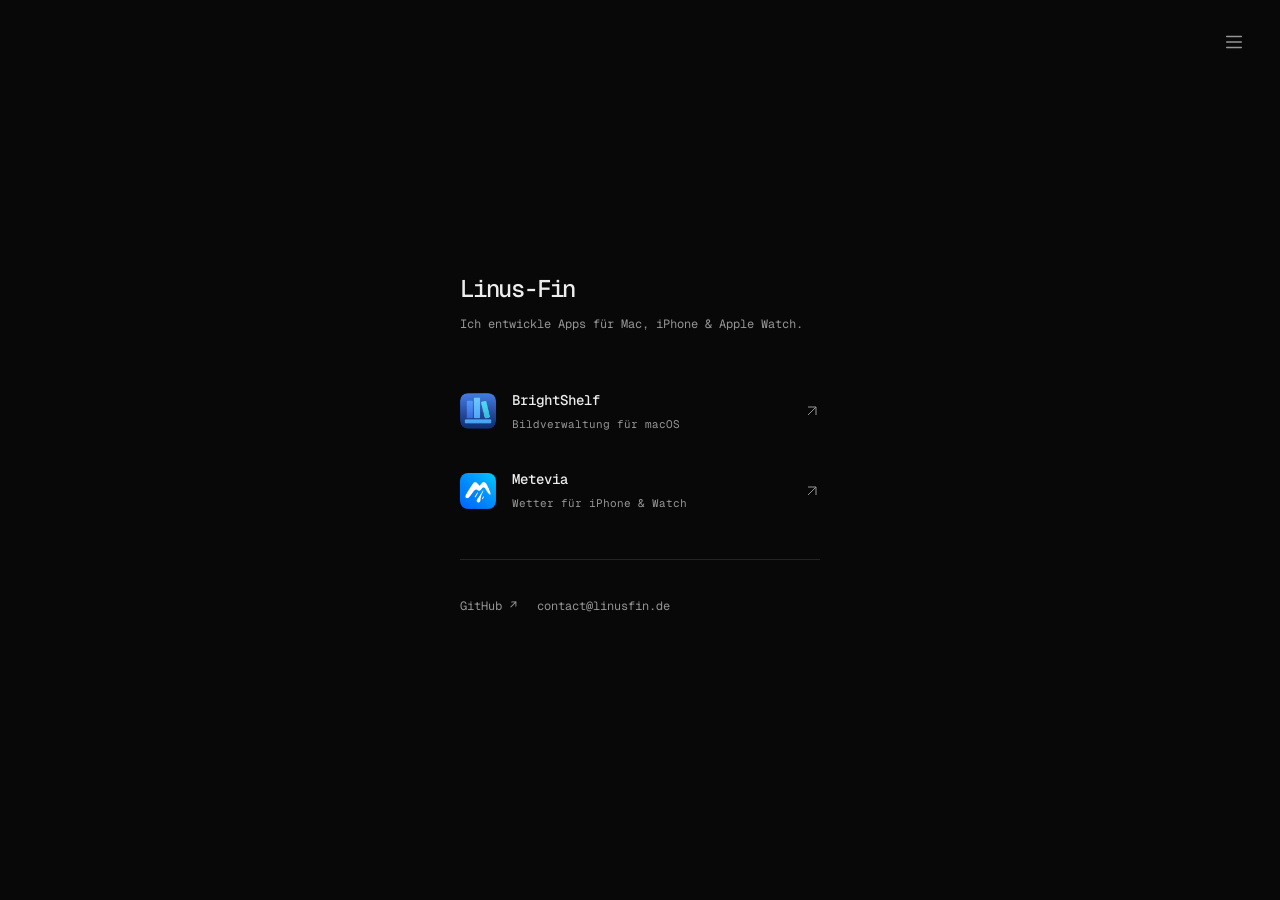
<file: index.html>
<!doctype html>
<html lang="de">
  <head>
    <meta charset="UTF-8" />
    <meta name="viewport" content="width=device-width, initial-scale=1" />
    <meta name="description" content="Apps von Linus-Fin: Bilder verwalten mit BrightShelf für macOS und das Wetter im Blick behalten mit Metevia für iPhone und Apple Watch." />
    <meta name="theme-color" content="#080808" />
    <meta property="og:title" content="Linus-Fin — Apps für Mac, iPhone & Apple Watch" />
    <meta property="og:description" content="BrightShelf für deine Bilder. Metevia für dein Wetter. Apps für Mac, iPhone und Apple Watch." />
    <meta property="og:type" content="website" />
    <meta property="og:url" content="https://linusfin.de/" />
    <link rel="canonical" href="https://linusfin.de/" />
    <title>Linus-Fin — Apps für Mac, iPhone & Apple Watch</title>
    <link rel="preconnect" href="https://fonts.googleapis.com" />
    <link rel="preconnect" href="https://fonts.gstatic.com" crossorigin />
    <link href="https://fonts.googleapis.com/css2?family=Geist+Mono:wght@400;500&display=swap" rel="stylesheet" />
    <link rel="stylesheet" href="styles.css?v=12" />
    <script src="/menu.js?v=10" defer></script>
  </head>
  <body>
    <header class="site-navigation">
      <details class="site-menu">
        <summary aria-label="Weitere Seiten">
          <svg viewBox="0 0 24 24" width="22" height="22" fill="none" stroke="currentColor" stroke-width="1.5" stroke-linecap="round" aria-hidden="true"><path d="M4 6h16M4 12h16M4 18h16" /></svg>
        </summary>
        <nav class="subdomain-list" aria-label="Weitere Seiten">
          <a href="https://profilfahrt.linusfin.de/">
            <span class="subdomain-info">
              <span class="subdomain-name">Profilfahrt</span>
              <span class="subdomain-address">profilfahrt.linusfin.de</span>
              <span class="subdomain-status">Passwortgeschützt</span>
            </span>
            <svg class="lock-icon" viewBox="0 0 24 24" width="18" height="18" fill="none" stroke="currentColor" stroke-width="1.5" aria-hidden="true"><rect x="5" y="10" width="14" height="11" rx="2" /><path d="M8 10V7a4 4 0 0 1 8 0v3M12 14v3" /></svg>
          </a>
        </nav>
      </details>
    </header>
    <a class="skip-link" href="#main-content">Zum Inhalt springen</a>
    <main class="profile" id="main-content">
      <header class="intro">
        <h1>Linus-Fin</h1>
        <p>Ich entwickle Apps für Mac, iPhone & Apple Watch.</p>
      </header>

      <nav class="apps" aria-label="Meine Apps">
        <div class="app-entry">
        <a class="app-link" href="/apps/brightshelf/" aria-describedby="brightshelf-preview-text" aria-label="BrightShelf — Bildverwaltung für macOS, mehr erfahren">
          <img class="vt-brightshelf-icon" src="assets/brightshelf-icon.png" alt="" width="36" height="36" />
          <span class="app-info">
            <span class="app-name vt-brightshelf-title">BrightShelf</span>
            <span class="app-description">Bildverwaltung für macOS</span>
          </span>
          <svg class="arrow" viewBox="0 0 24 24" width="16" height="16" fill="none" stroke="currentColor" stroke-width="1.5" aria-hidden="true"><path d="M6 18 18 6M6 6h12v12" /></svg>
        </a>
        <aside class="app-preview" aria-label="BrightShelf Vorschau">
          <div class="preview-brand"><img src="assets/brightshelf-icon.png" alt="BrightShelf App-Icon" width="96" height="96" /></div>
          <p id="brightshelf-preview-text">Bilder auf deinem Mac sortieren und verwalten. Lokal und mit Fokus auf Datenschutz.</p>
        </aside>
        </div>
        <div class="app-entry">
        <a class="app-link" href="/apps/metevia/" aria-describedby="metevia-preview-text" aria-label="Metevia — Wetter für iPhone und Apple Watch, mehr erfahren">
          <img class="vt-metevia-icon" src="assets/metevia-icon.jpg" alt="" width="36" height="36" />
          <span class="app-info">
            <span class="app-name vt-metevia-title">Metevia</span>
            <span class="app-description">Wetter für iPhone &amp; Watch</span>
          </span>
          <svg class="arrow" viewBox="0 0 24 24" width="16" height="16" fill="none" stroke="currentColor" stroke-width="1.5" aria-hidden="true"><path d="M6 18 18 6M6 6h12v12" /></svg>
        </a>
        <aside class="app-preview" aria-label="Metevia Vorschau">
          <div class="preview-images">
            <img src="assets/metevia-preview-1.webp" alt="Metevia App-Store-Vorschau, erstes Bild" width="300" height="650" loading="lazy" />
            <img src="assets/metevia-preview-2.webp" alt="Metevia App-Store-Vorschau, zweites Bild" width="300" height="650" loading="lazy" />
          </div>
          <p id="metevia-preview-text">Wetter, Regenradar und Vorhersagen im Blick – auf deinem iPhone und deiner Apple Watch.</p>
        </aside>
        </div>
      </nav>

      <footer class="profile-footer">
        <a href="https://github.com/FinCreeper1" rel="me">GitHub <span aria-hidden="true">↗</span></a>
        <a href="mailto:contact@linusfin.de">contact@linusfin.de</a>
      </footer>
    </main>
  </body>
</html>
</file>
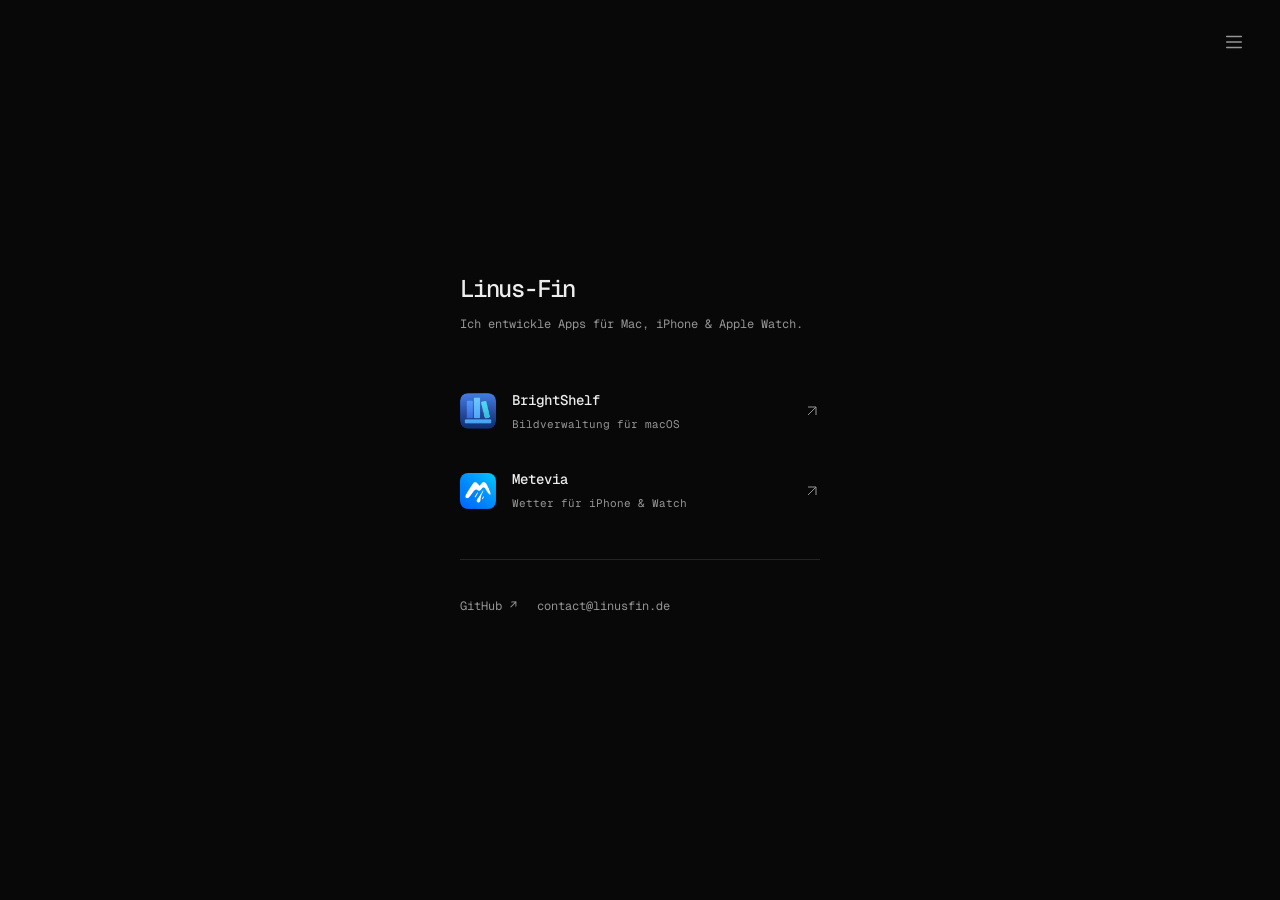
<file: apps/index.html>
<!doctype html>
<html lang="de">
<head>
  <meta charset="utf-8">
  <meta name="viewport" content="width=device-width, initial-scale=1">
  <meta http-equiv="refresh" content="0; url=/">
  <link rel="canonical" href="https://linusfin.de/">
  <title>Weiterleitung — Linus-Fin</title>
</head>
<body>
  <p>Die App-Übersicht findest du auf der <a href="/">Startseite</a>.</p>
</body>
</html>
</file>
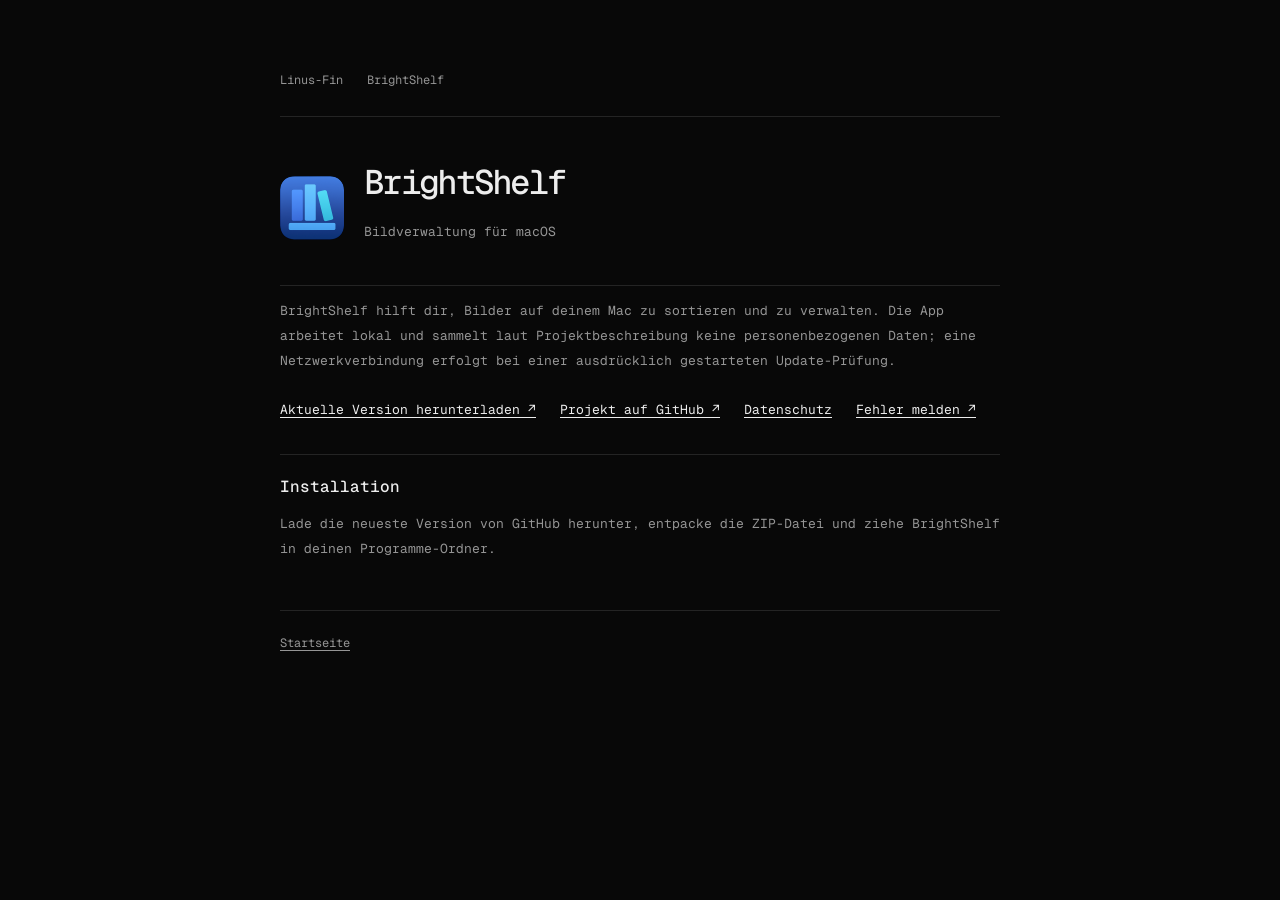
<file: apps/brightshelf/index.html>
<!doctype html>
<html lang="de">
<head>
  <meta charset="utf-8"><meta name="viewport" content="width=device-width, initial-scale=1">
  <meta name="theme-color" content="#080808"><meta name="description" content="BrightShelf: Bilder auf dem Mac sortieren und verwalten.">
  <link rel="canonical" href="https://linusfin.de/apps/brightshelf/"><title>BrightShelf — Linus-Fin</title>
  <link rel="preconnect" href="https://fonts.googleapis.com"><link rel="preconnect" href="https://fonts.gstatic.com" crossorigin>
  <link href="https://fonts.googleapis.com/css2?family=Geist+Mono:wght@400;500&display=swap" rel="stylesheet"><link rel="stylesheet" href="/styles.css?v=12">
</head>
<body><a class="skip-link" href="#main-content">Zum Inhalt springen</a><main class="content-page" id="main-content">
  <nav class="page-nav" aria-label="Seitennavigation"><a href="/">Linus-Fin</a><a href="/apps/brightshelf/" aria-current="page">BrightShelf</a></nav>
  <header class="page-heading"><div class="app-heading"><img class="vt-brightshelf-icon" src="/assets/brightshelf-icon.png" alt="BrightShelf App-Icon" width="64" height="64"><div><h1 class="vt-brightshelf-title">BrightShelf</h1><p>Bildverwaltung für macOS</p></div></div></header>
  <p>BrightShelf hilft dir, Bilder auf deinem Mac zu sortieren und zu verwalten. Die App arbeitet lokal und sammelt laut Projektbeschreibung keine personenbezogenen Daten; eine Netzwerkverbindung erfolgt bei einer ausdrücklich gestarteten Update-Prüfung.</p>
  <div class="page-links"><a href="https://github.com/FinCreeper1/BrightShelf/releases/latest">Aktuelle Version herunterladen ↗</a><a href="https://github.com/FinCreeper1/BrightShelf">Projekt auf GitHub ↗</a><a href="/apps/brightshelf/datenschutz/">Datenschutz</a><a href="https://github.com/FinCreeper1/BrightShelf/issues/new/choose">Fehler melden ↗</a></div>
  <h2>Installation</h2><p>Lade die neueste Version von GitHub herunter, entpacke die ZIP-Datei und ziehe BrightShelf in deinen Programme-Ordner.</p>
  <footer class="page-footer"><a href="/">Startseite</a></footer>
</main></body></html>
</file>
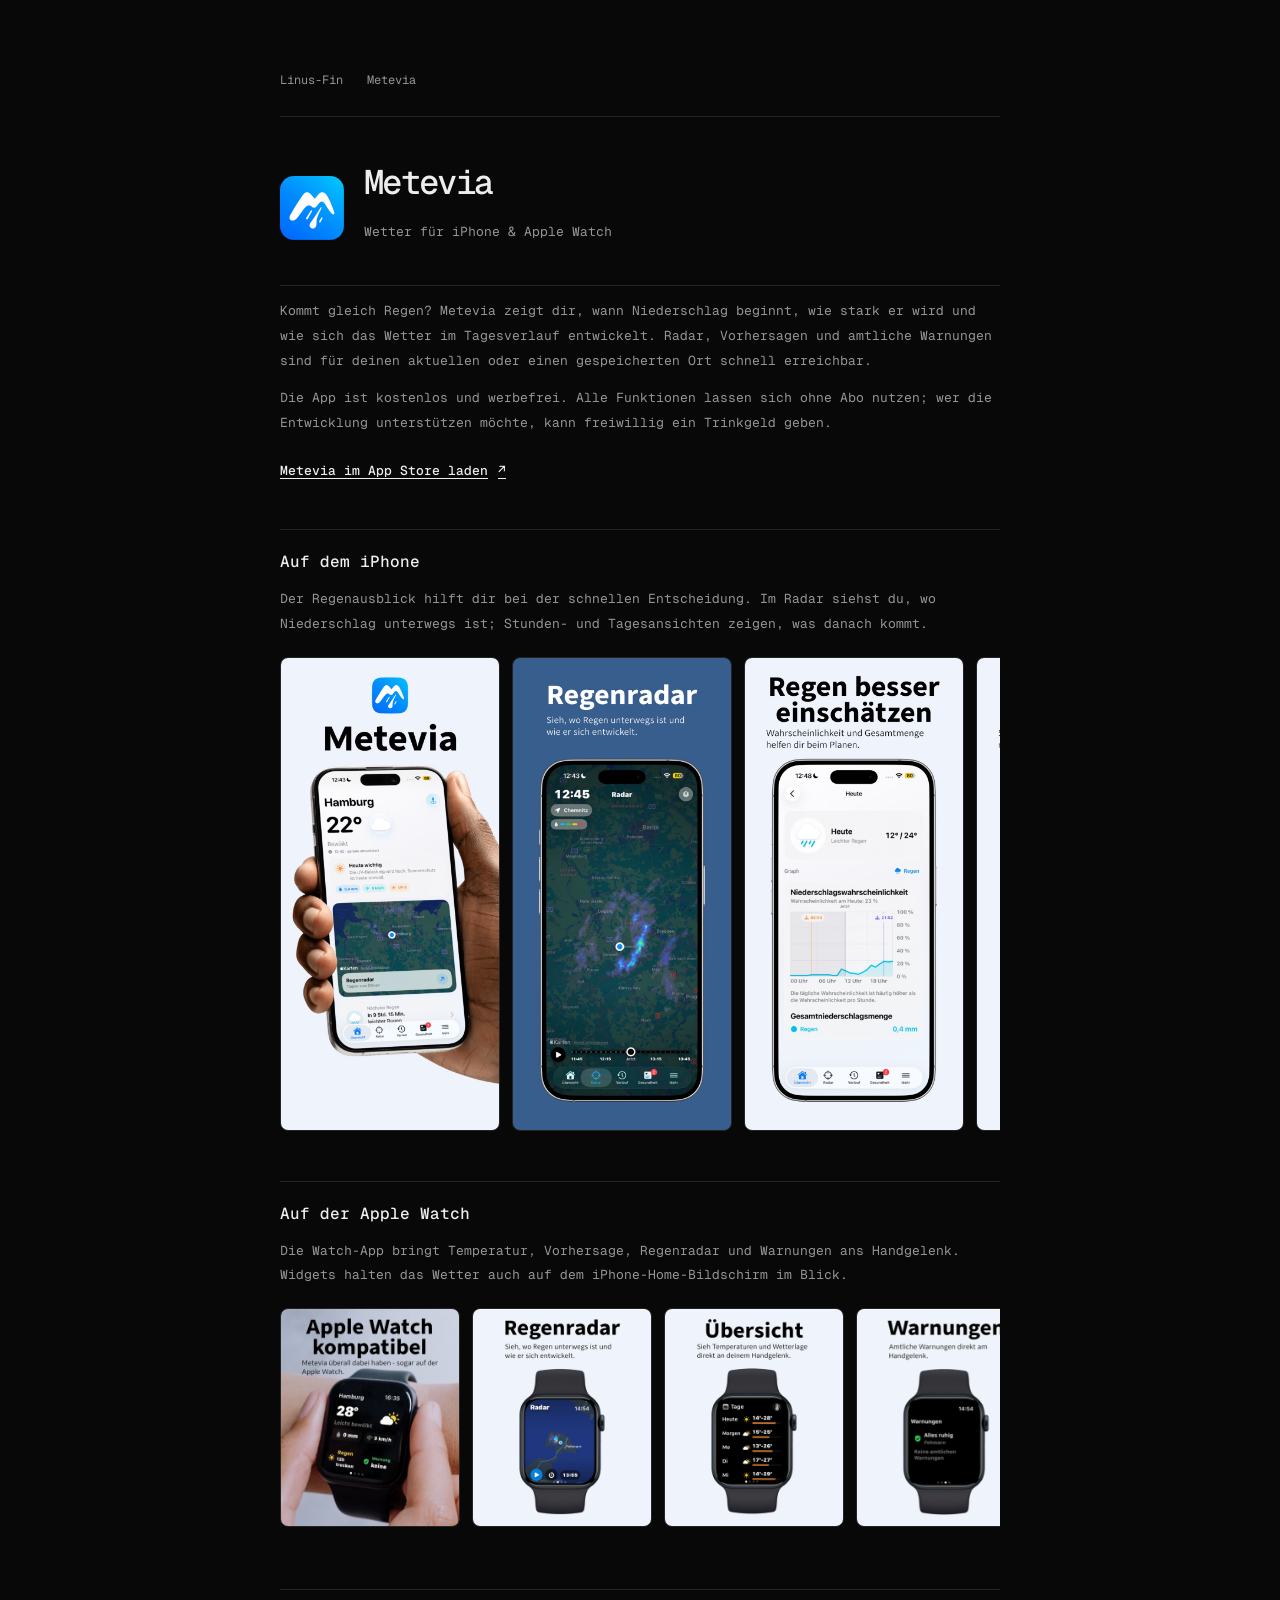
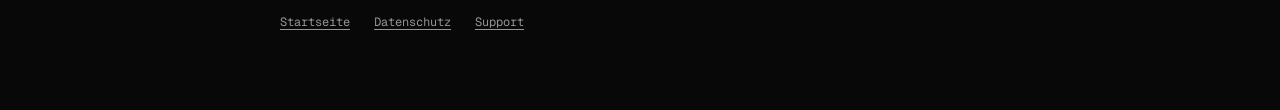
<file: apps/metevia/index.html>
<!doctype html>
<html lang="de">
<head>
  <meta charset="utf-8"><meta name="viewport" content="width=device-width, initial-scale=1">
  <meta name="theme-color" content="#080808"><meta name="description" content="Metevia zeigt Regenradar, Vorhersagen und Wetterwarnungen auf iPhone und Apple Watch. Kostenlos und werbefrei.">
  <link rel="canonical" href="https://linusfin.de/apps/metevia/"><title>Metevia — Linus-Fin</title>
  <link rel="preconnect" href="https://fonts.googleapis.com"><link rel="preconnect" href="https://fonts.gstatic.com" crossorigin>
  <link href="https://fonts.googleapis.com/css2?family=Geist+Mono:wght@400;500&display=swap" rel="stylesheet"><link rel="stylesheet" href="/styles.css?v=13">
</head>
<body><a class="skip-link" href="#main-content">Zum Inhalt springen</a><main class="content-page" id="main-content">
  <nav class="page-nav" aria-label="Seitennavigation"><a href="/">Linus-Fin</a><a href="/apps/metevia/" aria-current="page">Metevia</a></nav>
  <header class="page-heading"><div class="app-heading"><img class="vt-metevia-icon" src="/assets/metevia-icon.jpg" alt="Metevia App-Icon" width="64" height="64"><div><h1 class="vt-metevia-title">Metevia</h1><p>Wetter für iPhone &amp; Apple Watch</p></div></div></header>
  <p>Kommt gleich Regen? Metevia zeigt dir, wann Niederschlag beginnt, wie stark er wird und wie sich das Wetter im Tagesverlauf entwickelt. Radar, Vorhersagen und amtliche Warnungen sind für deinen aktuellen oder einen gespeicherten Ort schnell erreichbar.</p>
  <p>Die App ist kostenlos und werbefrei. Alle Funktionen lassen sich ohne Abo nutzen; wer die Entwicklung unterstützen möchte, kann freiwillig ein Trinkgeld geben.</p>
  <p><a class="store-link" href="https://apps.apple.com/de/app/metevia/id6787199127">Metevia im App Store laden <span aria-hidden="true">↗</span></a></p>

  <section aria-labelledby="iphone-screenshots-title">
    <h2 id="iphone-screenshots-title">Auf dem iPhone</h2>
    <p>Der Regenausblick hilft dir bei der schnellen Entscheidung. Im Radar siehst du, wo Niederschlag unterwegs ist; Stunden- und Tagesansichten zeigen, was danach kommt.</p>
    <div class="screenshot-strip" role="region" aria-label="Metevia Screenshots auf dem iPhone" tabindex="0">
      <img src="/assets/metevia-screenshots/iphone-1.jpg" alt="Metevia-Startseite mit aktuellem Wetter und Regenradar" width="739" height="1600" decoding="async">
      <img src="/assets/metevia-screenshots/iphone-2.jpg" alt="Regenradar mit Niederschlag auf der Karte" width="739" height="1600" loading="lazy" decoding="async">
      <img src="/assets/metevia-screenshots/iphone-3.jpg" alt="Niederschlagswahrscheinlichkeit und Regenmenge im Tagesverlauf" width="739" height="1600" loading="lazy" decoding="async">
      <img src="/assets/metevia-screenshots/iphone-4.jpg" alt="Stündliche Vorhersage und Wetter für die kommenden Tage" width="739" height="1600" loading="lazy" decoding="async">
      <img src="/assets/metevia-screenshots/iphone-5.jpg" alt="Amtliche Wetterwarnungen, Pollenflug und Biowetter" width="739" height="1600" loading="lazy" decoding="async">
      <img src="/assets/metevia-screenshots/iphone-6.jpg" alt="Wetterrückblick mit Regen, Wind und Temperatur" width="739" height="1600" loading="lazy" decoding="async">
      <img src="/assets/metevia-screenshots/iphone-7.jpg" alt="Anpassbare Metevia-Ansichten" width="739" height="1600" loading="lazy" decoding="async">
    </div>
  </section>

  <section aria-labelledby="watch-screenshots-title">
    <h2 id="watch-screenshots-title">Auf der Apple Watch</h2>
    <p>Die Watch-App bringt Temperatur, Vorhersage, Regenradar und Warnungen ans Handgelenk. Widgets halten das Wetter auch auf dem iPhone-Home-Bildschirm im Blick.</p>
    <div class="screenshot-strip screenshot-strip-watch" role="region" aria-label="Metevia Screenshots auf der Apple Watch" tabindex="0">
      <img src="/assets/metevia-screenshots/watch-1.png" alt="Aktuelles Wetter auf der Apple Watch" width="422" height="514" loading="lazy" decoding="async">
      <img src="/assets/metevia-screenshots/watch-2.png" alt="Regenradar auf der Apple Watch" width="422" height="514" loading="lazy" decoding="async">
      <img src="/assets/metevia-screenshots/watch-3.png" alt="Tagesübersicht auf der Apple Watch" width="422" height="514" loading="lazy" decoding="async">
      <img src="/assets/metevia-screenshots/watch-4.png" alt="Amtliche Warnungen auf der Apple Watch" width="422" height="514" loading="lazy" decoding="async">
    </div>
  </section>

  <footer class="page-footer"><a href="/">Startseite</a><a href="/apps/metevia/datenschutz/">Datenschutz</a><a href="/apps/metevia/support/">Support</a></footer>
</main></body></html>
</file>
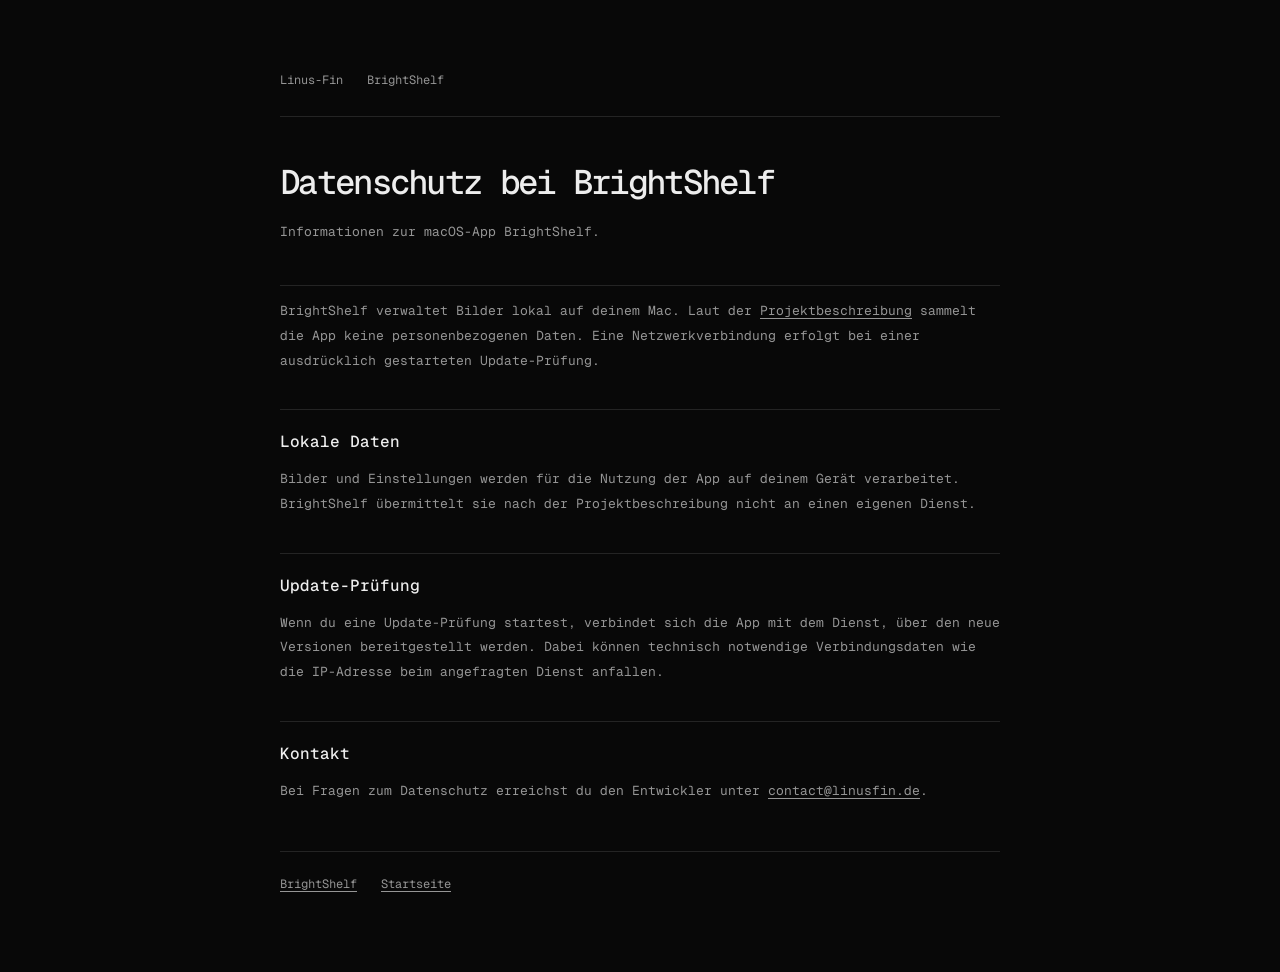
<file: apps/brightshelf/datenschutz/index.html>
<!doctype html>
<html lang="de">
<head>
  <meta charset="utf-8"><meta name="viewport" content="width=device-width, initial-scale=1">
  <meta name="theme-color" content="#080808"><meta name="description" content="Datenschutzhinweise für die macOS-App BrightShelf.">
  <link rel="canonical" href="https://linusfin.de/apps/brightshelf/datenschutz/"><title>BrightShelf Datenschutz — Linus-Fin</title>
  <link rel="preconnect" href="https://fonts.googleapis.com"><link rel="preconnect" href="https://fonts.gstatic.com" crossorigin>
  <link href="https://fonts.googleapis.com/css2?family=Geist+Mono:wght@400;500&display=swap" rel="stylesheet"><link rel="stylesheet" href="/styles.css?v=12">
</head>
<body><a class="skip-link" href="#main-content">Zum Inhalt springen</a><main class="content-page" id="main-content">
  <nav class="page-nav" aria-label="Seitennavigation"><a href="/">Linus-Fin</a><a class="vt-brightshelf-title" href="/apps/brightshelf/">BrightShelf</a></nav>
  <header class="page-heading"><h1>Datenschutz bei BrightShelf</h1><p>Informationen zur macOS-App BrightShelf.</p></header>
  <p>BrightShelf verwaltet Bilder lokal auf deinem Mac. Laut der <a href="https://github.com/FinCreeper1/BrightShelf">Projektbeschreibung</a> sammelt die App keine personenbezogenen Daten. Eine Netzwerkverbindung erfolgt bei einer ausdrücklich gestarteten Update-Prüfung.</p>
  <h2>Lokale Daten</h2><p>Bilder und Einstellungen werden für die Nutzung der App auf deinem Gerät verarbeitet. BrightShelf übermittelt sie nach der Projektbeschreibung nicht an einen eigenen Dienst.</p>
  <h2>Update-Prüfung</h2><p>Wenn du eine Update-Prüfung startest, verbindet sich die App mit dem Dienst, über den neue Versionen bereitgestellt werden. Dabei können technisch notwendige Verbindungsdaten wie die IP-Adresse beim angefragten Dienst anfallen.</p>
  <h2>Kontakt</h2><p>Bei Fragen zum Datenschutz erreichst du den Entwickler unter <a href="mailto:contact@linusfin.de">contact@linusfin.de</a>.</p>
  <footer class="page-footer"><a href="/apps/brightshelf/">BrightShelf</a><a href="/">Startseite</a></footer>
</main></body></html>
</file>
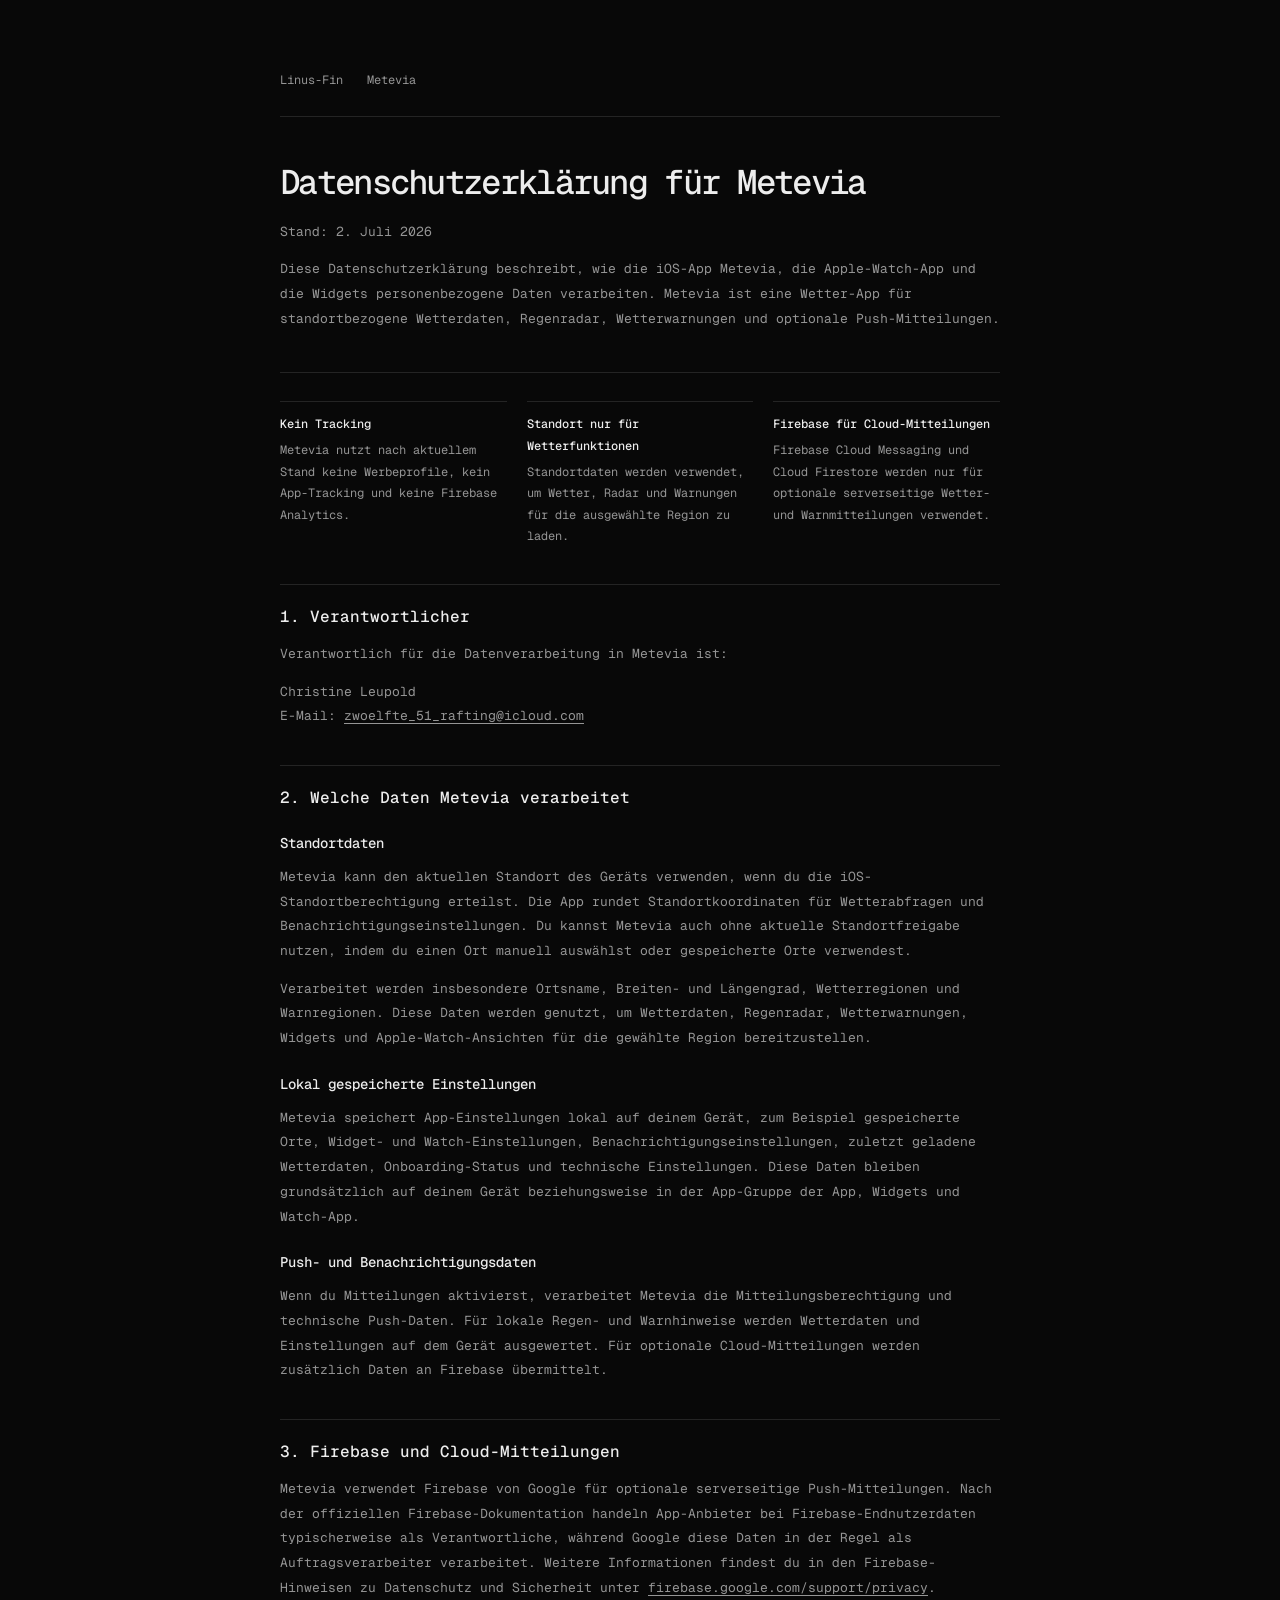
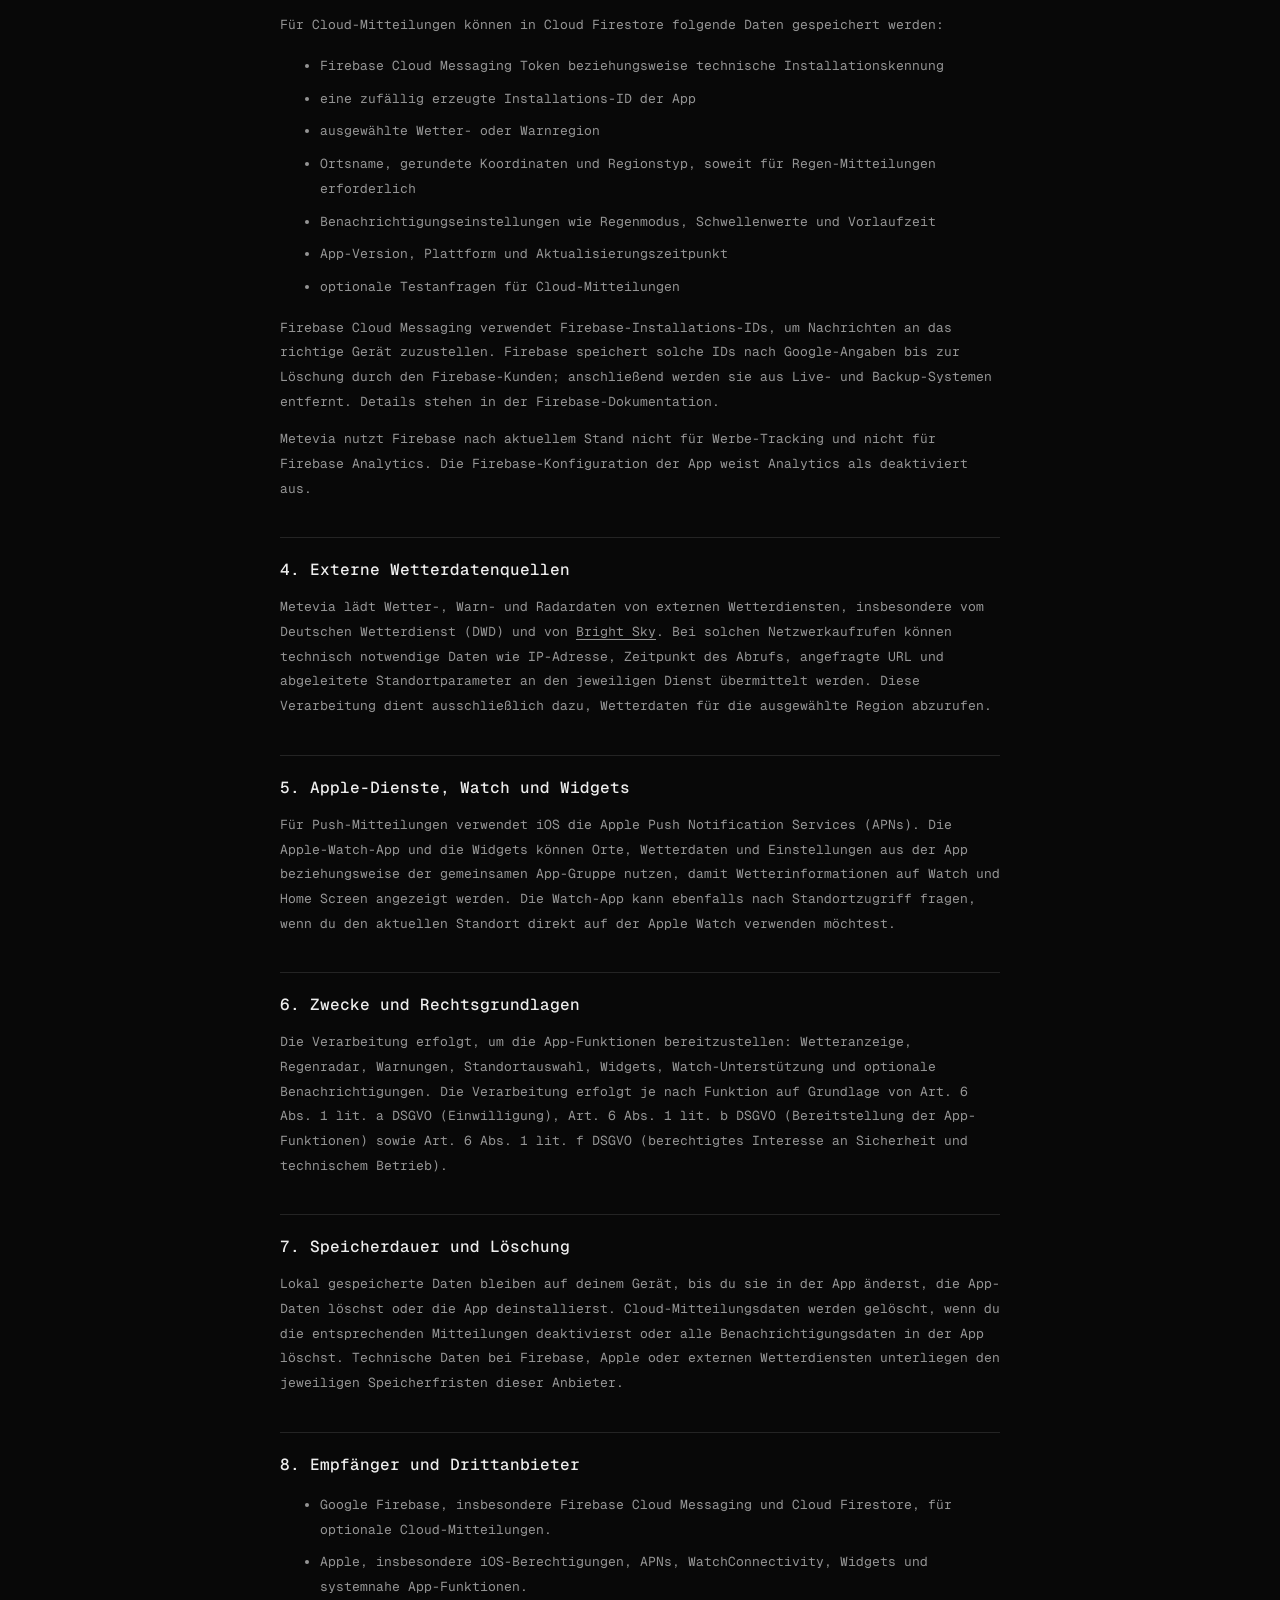
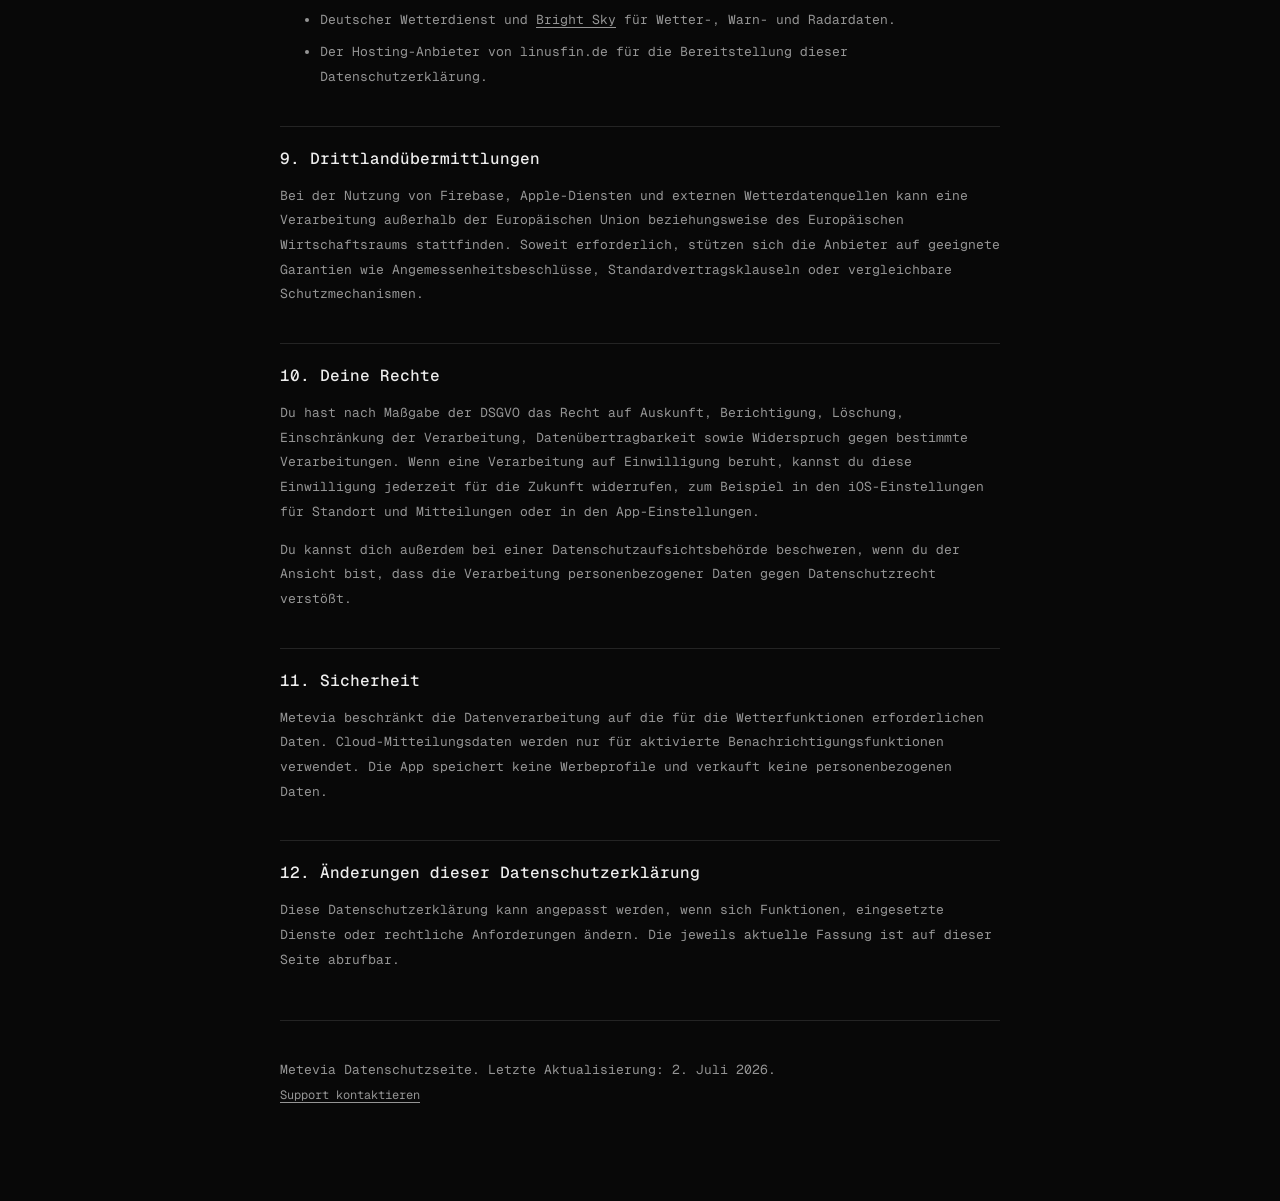
<file: apps/metevia/datenschutz/index.html>
<!doctype html>
<html lang="de">
<head>
  <meta charset="utf-8"><meta name="viewport" content="width=device-width, initial-scale=1">
  <meta name="theme-color" content="#080808"><meta name="description" content="Datenschutzerklärung für Metevia, die iPhone- und Apple-Watch-App.">
  <link rel="canonical" href="https://linusfin.de/apps/metevia/datenschutz/"><title>Metevia Datenschutz — Linus-Fin</title>
  <link rel="preconnect" href="https://fonts.googleapis.com"><link rel="preconnect" href="https://fonts.gstatic.com" crossorigin>
  <link href="https://fonts.googleapis.com/css2?family=Geist+Mono:wght@400;500&display=swap" rel="stylesheet"><link rel="stylesheet" href="/styles.css?v=12">
</head>
<body><a class="skip-link" href="#main-content">Zum Inhalt springen</a><main class="content-page" id="main-content">
  <nav class="page-nav" aria-label="Seitennavigation"><a href="/">Linus-Fin</a><a class="vt-metevia-title" href="/apps/metevia/">Metevia</a></nav>

    <header class="page-heading">
      <h1>Datenschutzerklärung für Metevia</h1>
      <p >Stand: 2. Juli 2026</p><p>Diese Datenschutzerklärung beschreibt, wie die iOS-App Metevia, die Apple-Watch-App und die Widgets personenbezogene Daten verarbeiten. Metevia ist eine Wetter-App für standortbezogene Wetterdaten, Regenradar, Wetterwarnungen und optionale Push-Mitteilungen.</p>
    </header>

    <section class="policy-summary" aria-label="Kurzzusammenfassung">
      <div>
        <strong>Kein Tracking</strong>
        Metevia nutzt nach aktuellem Stand keine Werbeprofile, kein App-Tracking und keine Firebase Analytics.
      </div>
      <div>
        <strong>Standort nur für Wetterfunktionen</strong>
        Standortdaten werden verwendet, um Wetter, Radar und Warnungen für die ausgewählte Region zu laden.
      </div>
      <div>
        <strong>Firebase für Cloud-Mitteilungen</strong>
        Firebase Cloud Messaging und Cloud Firestore werden nur für optionale serverseitige Wetter- und Warnmitteilungen verwendet.
      </div>
    </section>

    <h2>1. Verantwortlicher</h2>
    <p>
      Verantwortlich für die Datenverarbeitung in Metevia ist:
    </p>
    <p>
      Christine Leupold<br>
      E-Mail: <a href="mailto:zwoelfte_51_rafting@icloud.com">zwoelfte_51_rafting@icloud.com</a>
    </p>

    <h2>2. Welche Daten Metevia verarbeitet</h2>
    <h3>Standortdaten</h3>
    <p>
      Metevia kann den aktuellen Standort des Geräts verwenden, wenn du die iOS-Standortberechtigung erteilst. Die App rundet Standortkoordinaten für Wetterabfragen und Benachrichtigungseinstellungen. Du kannst Metevia auch ohne aktuelle Standortfreigabe nutzen, indem du einen Ort manuell auswählst oder gespeicherte Orte verwendest.
    </p>
    <p>
      Verarbeitet werden insbesondere Ortsname, Breiten- und Längengrad, Wetterregionen und Warnregionen. Diese Daten werden genutzt, um Wetterdaten, Regenradar, Wetterwarnungen, Widgets und Apple-Watch-Ansichten für die gewählte Region bereitzustellen.
    </p>

    <h3>Lokal gespeicherte Einstellungen</h3>
    <p>
      Metevia speichert App-Einstellungen lokal auf deinem Gerät, zum Beispiel gespeicherte Orte, Widget- und Watch-Einstellungen, Benachrichtigungseinstellungen, zuletzt geladene Wetterdaten, Onboarding-Status und technische Einstellungen. Diese Daten bleiben grundsätzlich auf deinem Gerät beziehungsweise in der App-Gruppe der App, Widgets und Watch-App.
    </p>

    <h3>Push- und Benachrichtigungsdaten</h3>
    <p>
      Wenn du Mitteilungen aktivierst, verarbeitet Metevia die Mitteilungsberechtigung und technische Push-Daten. Für lokale Regen- und Warnhinweise werden Wetterdaten und Einstellungen auf dem Gerät ausgewertet. Für optionale Cloud-Mitteilungen werden zusätzlich Daten an Firebase übermittelt.
    </p>

    <h2>3. Firebase und Cloud-Mitteilungen</h2>
    <p>
      Metevia verwendet Firebase von Google für optionale serverseitige Push-Mitteilungen. Nach der offiziellen Firebase-Dokumentation handeln App-Anbieter bei Firebase-Endnutzerdaten typischerweise als Verantwortliche, während Google diese Daten in der Regel als Auftragsverarbeiter verarbeitet. Weitere Informationen findest du in den Firebase-Hinweisen zu Datenschutz und Sicherheit unter <a href="https://firebase.google.com/support/privacy">firebase.google.com/support/privacy</a>.
    </p>
    <p>
      Für Cloud-Mitteilungen können in Cloud Firestore folgende Daten gespeichert werden:
    </p>
    <ul>
      <li>Firebase Cloud Messaging Token beziehungsweise technische Installationskennung</li>
      <li>eine zufällig erzeugte Installations-ID der App</li>
      <li>ausgewählte Wetter- oder Warnregion</li>
      <li>Ortsname, gerundete Koordinaten und Regionstyp, soweit für Regen-Mitteilungen erforderlich</li>
      <li>Benachrichtigungseinstellungen wie Regenmodus, Schwellenwerte und Vorlaufzeit</li>
      <li>App-Version, Plattform und Aktualisierungszeitpunkt</li>
      <li>optionale Testanfragen für Cloud-Mitteilungen</li>
    </ul>
    <p>
      Firebase Cloud Messaging verwendet Firebase-Installations-IDs, um Nachrichten an das richtige Gerät zuzustellen. Firebase speichert solche IDs nach Google-Angaben bis zur Löschung durch den Firebase-Kunden; anschließend werden sie aus Live- und Backup-Systemen entfernt. Details stehen in der Firebase-Dokumentation.
    </p>
    <p>
      Metevia nutzt Firebase nach aktuellem Stand nicht für Werbe-Tracking und nicht für Firebase Analytics. Die Firebase-Konfiguration der App weist Analytics als deaktiviert aus.
    </p>

    <h2>4. Externe Wetterdatenquellen</h2>
    <p>
      Metevia lädt Wetter-, Warn- und Radardaten von externen Wetterdiensten, insbesondere vom Deutschen Wetterdienst (DWD) und von <a href="https://brightsky.dev">Bright Sky</a>. Bei solchen Netzwerkaufrufen können technisch notwendige Daten wie IP-Adresse, Zeitpunkt des Abrufs, angefragte URL und abgeleitete Standortparameter an den jeweiligen Dienst übermittelt werden. Diese Verarbeitung dient ausschließlich dazu, Wetterdaten für die ausgewählte Region abzurufen.
    </p>

    <h2>5. Apple-Dienste, Watch und Widgets</h2>
    <p>
      Für Push-Mitteilungen verwendet iOS die Apple Push Notification Services (APNs). Die Apple-Watch-App und die Widgets können Orte, Wetterdaten und Einstellungen aus der App beziehungsweise der gemeinsamen App-Gruppe nutzen, damit Wetterinformationen auf Watch und Home Screen angezeigt werden. Die Watch-App kann ebenfalls nach Standortzugriff fragen, wenn du den aktuellen Standort direkt auf der Apple Watch verwenden möchtest.
    </p>

    <h2>6. Zwecke und Rechtsgrundlagen</h2>
    <p>
      Die Verarbeitung erfolgt, um die App-Funktionen bereitzustellen: Wetteranzeige, Regenradar, Warnungen, Standortauswahl, Widgets, Watch-Unterstützung und optionale Benachrichtigungen. Die Verarbeitung erfolgt je nach Funktion auf Grundlage von Art. 6 Abs. 1 lit. a DSGVO (Einwilligung), Art. 6 Abs. 1 lit. b DSGVO (Bereitstellung der App-Funktionen) sowie Art. 6 Abs. 1 lit. f DSGVO (berechtigtes Interesse an Sicherheit und technischem Betrieb).
    </p>

    <h2>7. Speicherdauer und Löschung</h2>
    <p>
      Lokal gespeicherte Daten bleiben auf deinem Gerät, bis du sie in der App änderst, die App-Daten löschst oder die App deinstallierst. Cloud-Mitteilungsdaten werden gelöscht, wenn du die entsprechenden Mitteilungen deaktivierst oder alle Benachrichtigungsdaten in der App löschst. Technische Daten bei Firebase, Apple oder externen Wetterdiensten unterliegen den jeweiligen Speicherfristen dieser Anbieter.
    </p>

    <h2>8. Empfänger und Drittanbieter</h2>
    <ul>
      <li>Google Firebase, insbesondere Firebase Cloud Messaging und Cloud Firestore, für optionale Cloud-Mitteilungen.</li>
      <li>Apple, insbesondere iOS-Berechtigungen, APNs, WatchConnectivity, Widgets und systemnahe App-Funktionen.</li>
      <li>Deutscher Wetterdienst und <a href="https://brightsky.dev">Bright Sky</a> für Wetter-, Warn- und Radardaten.</li>
      <li>Der Hosting-Anbieter von linusfin.de für die Bereitstellung dieser Datenschutzerklärung.</li>
    </ul>

    <h2>9. Drittlandübermittlungen</h2>
    <p>
      Bei der Nutzung von Firebase, Apple-Diensten und externen Wetterdatenquellen kann eine Verarbeitung außerhalb der Europäischen Union beziehungsweise des Europäischen Wirtschaftsraums stattfinden. Soweit erforderlich, stützen sich die Anbieter auf geeignete Garantien wie Angemessenheitsbeschlüsse, Standardvertragsklauseln oder vergleichbare Schutzmechanismen.
    </p>

    <h2>10. Deine Rechte</h2>
    <p>
      Du hast nach Maßgabe der DSGVO das Recht auf Auskunft, Berichtigung, Löschung, Einschränkung der Verarbeitung, Datenübertragbarkeit sowie Widerspruch gegen bestimmte Verarbeitungen. Wenn eine Verarbeitung auf Einwilligung beruht, kannst du diese Einwilligung jederzeit für die Zukunft widerrufen, zum Beispiel in den iOS-Einstellungen für Standort und Mitteilungen oder in den App-Einstellungen.
    </p>
    <p>
      Du kannst dich außerdem bei einer Datenschutzaufsichtsbehörde beschweren, wenn du der Ansicht bist, dass die Verarbeitung personenbezogener Daten gegen Datenschutzrecht verstößt.
    </p>

    <h2>11. Sicherheit</h2>
    <p>
      Metevia beschränkt die Datenverarbeitung auf die für die Wetterfunktionen erforderlichen Daten. Cloud-Mitteilungsdaten werden nur für aktivierte Benachrichtigungsfunktionen verwendet. Die App speichert keine Werbeprofile und verkauft keine personenbezogenen Daten.
    </p>

    <h2>12. Änderungen dieser Datenschutzerklärung</h2>
    <p>
      Diese Datenschutzerklärung kann angepasst werden, wenn sich Funktionen, eingesetzte Dienste oder rechtliche Anforderungen ändern. Die jeweils aktuelle Fassung ist auf dieser Seite abrufbar.
    </p>

    <footer class="page-footer">
      <p>
        Metevia Datenschutzseite. Letzte Aktualisierung: 2. Juli 2026.<br>
        <a href="/apps/metevia/support/">Support kontaktieren</a>
      </p>
    </footer>
  </main></body></html>
</file>
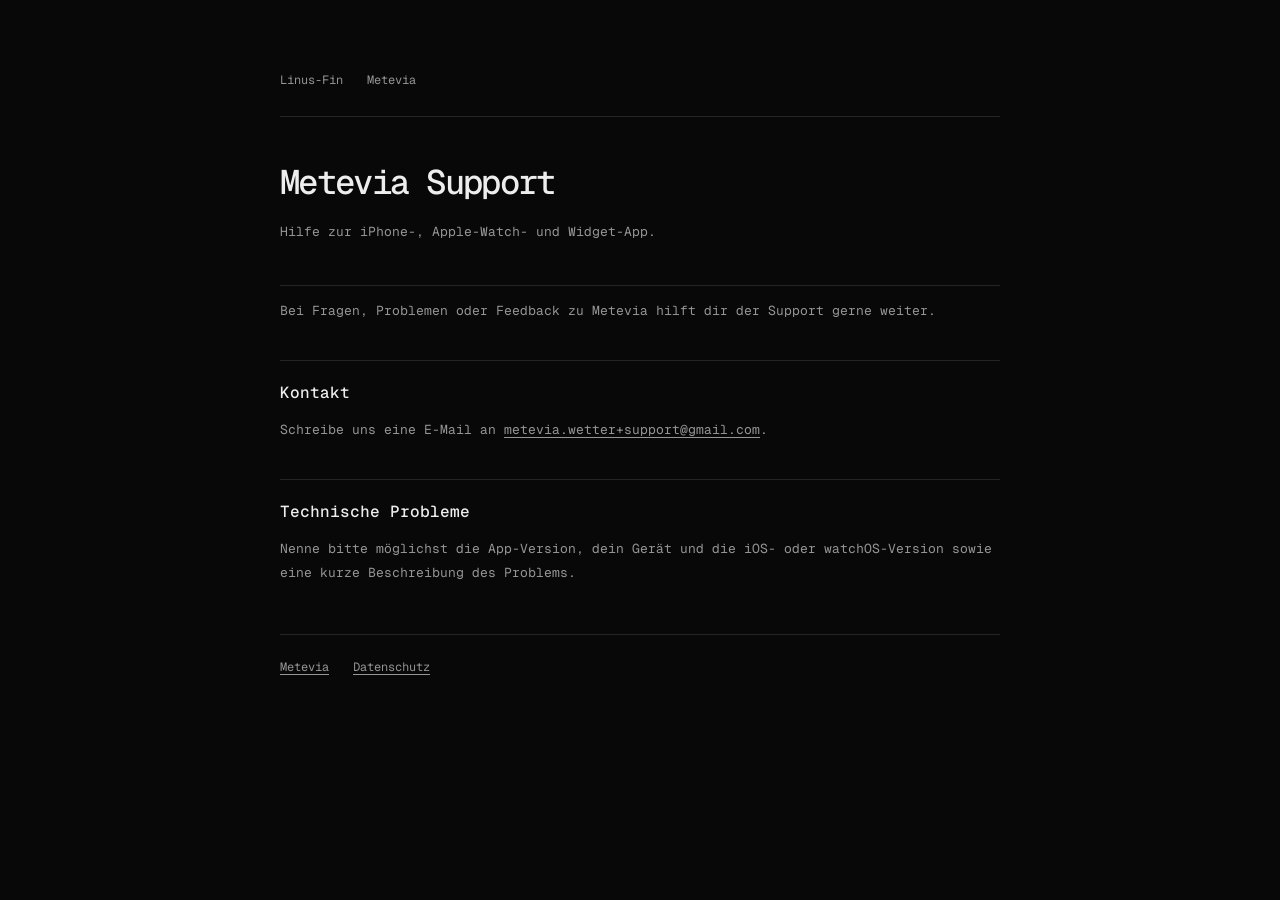
<file: apps/metevia/support/index.html>
<!doctype html>
<html lang="de">
<head>
  <meta charset="utf-8"><meta name="viewport" content="width=device-width, initial-scale=1">
  <meta name="theme-color" content="#080808"><meta name="description" content="Support und Kontakt für Metevia.">
  <link rel="canonical" href="https://linusfin.de/apps/metevia/support/"><title>Metevia Support — Linus-Fin</title>
  <link rel="preconnect" href="https://fonts.googleapis.com"><link rel="preconnect" href="https://fonts.gstatic.com" crossorigin>
  <link href="https://fonts.googleapis.com/css2?family=Geist+Mono:wght@400;500&display=swap" rel="stylesheet"><link rel="stylesheet" href="/styles.css?v=12">
</head>
<body><a class="skip-link" href="#main-content">Zum Inhalt springen</a><main class="content-page" id="main-content">
  <nav class="page-nav" aria-label="Seitennavigation"><a href="/">Linus-Fin</a><a class="vt-metevia-title" href="/apps/metevia/">Metevia</a></nav>
  <header class="page-heading"><h1>Metevia Support</h1><p>Hilfe zur iPhone-, Apple-Watch- und Widget-App.</p></header>
  <p>Bei Fragen, Problemen oder Feedback zu Metevia hilft dir der Support gerne weiter.</p>
  <h2>Kontakt</h2><p>Schreibe uns eine E-Mail an <a href="mailto:metevia.wetter+support@gmail.com">metevia.wetter+support@gmail.com</a>.</p>
  <h2>Technische Probleme</h2><p>Nenne bitte möglichst die App-Version, dein Gerät und die iOS- oder watchOS-Version sowie eine kurze Beschreibung des Problems.</p>
  <footer class="page-footer"><a href="/apps/metevia/">Metevia</a><a href="/apps/metevia/datenschutz/">Datenschutz</a></footer>
</main></body></html>
</file>
<file: styles.css>
:root {
  color-scheme: dark;
  --background: #080808;
  --text: #ededed;
  --muted: #959595;
  --line: #242424;
  --hover: #121212;
  font-family: "Geist Mono", ui-monospace, monospace;
  font-weight: 400;
  color: var(--text);
  background: var(--background);
  -webkit-font-smoothing: antialiased;
}

@view-transition { navigation: auto; }
.vt-metevia-icon { view-transition-name: metevia-icon; }
.vt-metevia-title { view-transition-name: metevia-title; }
.vt-brightshelf-icon { view-transition-name: brightshelf-icon; }
.vt-brightshelf-title { view-transition-name: brightshelf-title; }
@keyframes page-out { to { opacity: 0; } }
@keyframes page-in { from { opacity: 0; } }
::view-transition-old(root) { animation: 180ms ease-in both page-out; }
::view-transition-new(root) { animation: 260ms ease-out both page-in; }
::view-transition-group(metevia-icon),
::view-transition-group(metevia-title),
::view-transition-group(brightshelf-icon),
::view-transition-group(brightshelf-title) {
  animation-duration: 480ms;
  animation-timing-function: cubic-bezier(.2, .8, .2, 1);
}
@media (prefers-reduced-motion: reduce) {
  ::view-transition-old(*), ::view-transition-new(*), ::view-transition-group(*) {
    animation-duration: 0.01ms !important;
  }
}

* { box-sizing: border-box; }
body {
  margin: 0;
  min-height: 100svh;
  display: grid;
  place-items: center;
  padding: 64px 24px;
}
a { color: inherit; }
a:focus-visible { outline: 2px solid var(--text); outline-offset: 6px; border-radius: 3px; }
::selection { background: #414141; color: #fff; }
.skip-link { position: absolute; top: 16px; left: 24px; padding: 12px; background: var(--text); color: var(--background); z-index: 2; }
.skip-link:not(:focus) { width: 1px; height: 1px; padding: 0; overflow: hidden; clip-path: inset(50%); }
.site-navigation { position: absolute; top: 20px; right: 24px; z-index: 1; }
.site-menu { position: relative; }
.site-menu summary { display: grid; place-items: center; width: 44px; height: 44px; padding: 0; color: var(--muted); cursor: pointer; list-style: none; border-radius: 6px; }
.site-menu summary::-webkit-details-marker { display: none; }
.site-menu summary:hover, .site-menu[open] summary { color: var(--text); background: var(--hover); }
.site-menu summary:focus-visible { outline: 2px solid var(--text); outline-offset: 3px; }
.subdomain-list { position: absolute; top: calc(100% + 8px); right: 0; width: min(300px, calc(100vw - 48px)); padding: 8px; background: var(--hover); border: 1px solid var(--line); border-radius: 8px; }
.subdomain-list a { display: flex; align-items: center; justify-content: space-between; gap: 16px; padding: 12px; text-decoration: none; border-radius: 4px; }
.subdomain-list a:hover { background: #1c1c1c; }
.subdomain-info { display: flex; flex-direction: column; gap: 6px; min-width: 0; }
.subdomain-name { font-size: 13px; line-height: 1.5; }
.subdomain-address, .subdomain-status { color: var(--muted); font-size: 11px; line-height: 1.6; overflow-wrap: anywhere; }
.lock-icon { flex: none; color: var(--muted); }
.profile { width: 100%; max-width: 360px; min-width: 0; }
h1 { margin: 0; font-size: 24px; line-height: 1.4; font-weight: 500; letter-spacing: -.05em; }
.intro p { margin: 8px 0 0; color: var(--muted); font-size: 12px; line-height: 1.8; }
.apps { display: flex; flex-direction: column; margin-top: 36px; }
.app-link {
  display: grid;
  grid-template-columns: 36px minmax(0, 1fr) 16px;
  align-items: center;
  gap: 16px;
  padding: 18px 8px;
  margin-inline: -8px;
  text-decoration: none;
  border-radius: 6px;
  transition: background-color 160ms ease;
}
.app-link:hover { background: var(--hover); }
.app-link > img { display: block; width: 36px; height: 36px; border-radius: 8px; object-fit: cover; }
.app-info { display: flex; flex-direction: column; gap: 5px; min-width: 0; }
.app-name { font-size: 14px; line-height: 1.5; font-weight: 500; }
.app-description { color: var(--muted); font-size: 11px; line-height: 1.6; }
.arrow { color: var(--muted); transition: color 160ms ease; }
.app-link:hover .arrow, .app-link:focus-visible .arrow { color: var(--text); }
.profile-footer { display: flex; flex-wrap: wrap; align-items: center; gap: 0 20px; margin-top: 28px; padding-top: 24px; border-top: 1px solid var(--line); }
.profile-footer a, .back-link { display: inline-flex; align-items: center; gap: 8px; min-height: 44px; color: var(--muted); font-size: 12px; text-decoration: none; transition: color 160ms ease; }
.profile-footer a:hover, .back-link:hover { color: var(--text); }
.error-code { margin: 0 0 16px; color: var(--muted); font-size: 12px; }
.error-copy { margin: 16px 0 24px; color: var(--muted); font-size: 13px; line-height: 1.8; }
@media (max-width: 380px) {
  body { padding-inline: 24px; }
  .app-link { gap: 12px; }
  .app-description { font-size: 10px; }
}
@media (prefers-reduced-motion: reduce) {
  *, *::before, *::after { transition: none !important; }
}

.app-entry { position: relative; }
.app-entry:has(.app-link:focus-visible) { z-index: 2; }
.app-preview {
  display: none;
  position: absolute;
  left: 100%;
  top: 0;
  width: 300px;
  padding: 16px;
  background: var(--hover);
  border: 1px solid var(--line);
  border-radius: 14px;
  z-index: 3;
  max-height: calc(100svh - 32px);
  overflow-y: auto;
}
.app-preview p { margin: 12px 0 0; font-size: 11px; line-height: 1.8; color: var(--muted); }
.preview-images { display: grid; grid-template-columns: 1fr 1fr; gap: 8px; }
.preview-images img { display: block; width: 100%; height: auto; border-radius: 9px; }
.preview-brand { display: grid; place-items: center; padding: 16px; }
.preview-brand img { border-radius: 14px; }
.app-entry:not(.preview-dismissed):has(.app-link:focus-visible) .app-preview { display: block; }
@media (hover: hover) and (pointer: fine) {
  .app-entry:hover { z-index: 2; }
  .app-entry:not(.preview-dismissed):hover .app-preview { display: block; }
}
@media (max-width: 1000px) {
  .app-preview { left: 0; top: 100%; width: 100%; }
}

body:has(.content-page) { display: block; padding: 0 24px; }
.content-page { width: min(100%, 720px); margin: 0 auto; padding: 72px 0 80px; }
.page-nav { display: flex; flex-wrap: wrap; gap: 8px 24px; padding-bottom: 28px; border-bottom: 1px solid var(--line); }
.page-nav a, .page-footer a, .content-page a { text-underline-offset: 3px; }
.page-nav a { color: var(--muted); font-size: 12px; text-decoration: none; }
.page-nav a:hover { color: var(--text); }
.page-heading { padding: 42px 0 28px; border-bottom: 1px solid var(--line); }
.page-heading h1 { font-size: clamp(24px, 5vw, 34px); }
.page-heading p { color: var(--muted); font-size: 13px; line-height: 1.8; }
.app-heading { display: flex; align-items: center; gap: 20px; }
.app-heading img { width: 64px; height: 64px; border-radius: 14px; object-fit: cover; }
.content-page h2 { margin: 36px 0 12px; padding-top: 20px; border-top: 1px solid var(--line); font-size: 16px; line-height: 1.5; font-weight: 500; }
.content-page h3 { margin: 24px 0 8px; font-size: 14px; font-weight: 500; }
.content-page p, .content-page li { font-size: 13px; line-height: 1.9; }
.content-page p, .content-page ul { color: var(--muted); }
.content-page li + li { margin-top: 8px; }
.content-page a:hover { color: #fff; }
.page-links { display: flex; flex-wrap: wrap; gap: 8px 24px; margin: 28px 0; }
.page-links a { font-size: 13px; }
.store-link { display: inline-flex; align-items: center; gap: 10px; padding: 10px 0; color: var(--text); font-size: 13px; font-weight: 500; text-decoration-thickness: 1px; }
.screenshot-strip { display: flex; gap: 12px; margin: 20px 0 36px; padding: 0 0 14px; overflow-x: auto; overscroll-behavior-inline: contain; scroll-snap-type: x mandatory; scrollbar-color: #4a4a4a transparent; }
.screenshot-strip:focus-visible { outline: 2px solid var(--text); outline-offset: 4px; border-radius: 3px; }
.screenshot-strip img { display: block; flex: 0 0 220px; width: 220px; height: auto; align-self: flex-start; border: 1px solid var(--line); border-radius: 8px; scroll-snap-align: start; }
.screenshot-strip-watch img { flex-basis: 180px; width: 180px; }
.page-footer { display: flex; flex-wrap: wrap; gap: 8px 24px; margin-top: 48px; padding-top: 24px; border-top: 1px solid var(--line); }
.page-footer a, .page-footer span { color: var(--muted); font-size: 12px; }
.policy-summary { display: grid; grid-template-columns: repeat(auto-fit, minmax(190px, 1fr)); gap: 20px; margin: 28px 0; }
.policy-summary div { padding-top: 12px; border-top: 1px solid var(--line); color: var(--muted); font-size: 12px; line-height: 1.8; }
.policy-summary strong { display: block; margin-bottom: 4px; color: var(--text); font-weight: 500; }
@media (max-width: 480px) { .content-page { padding-top: 64px; } .app-heading img { width: 52px; height: 52px; } }
</file>
